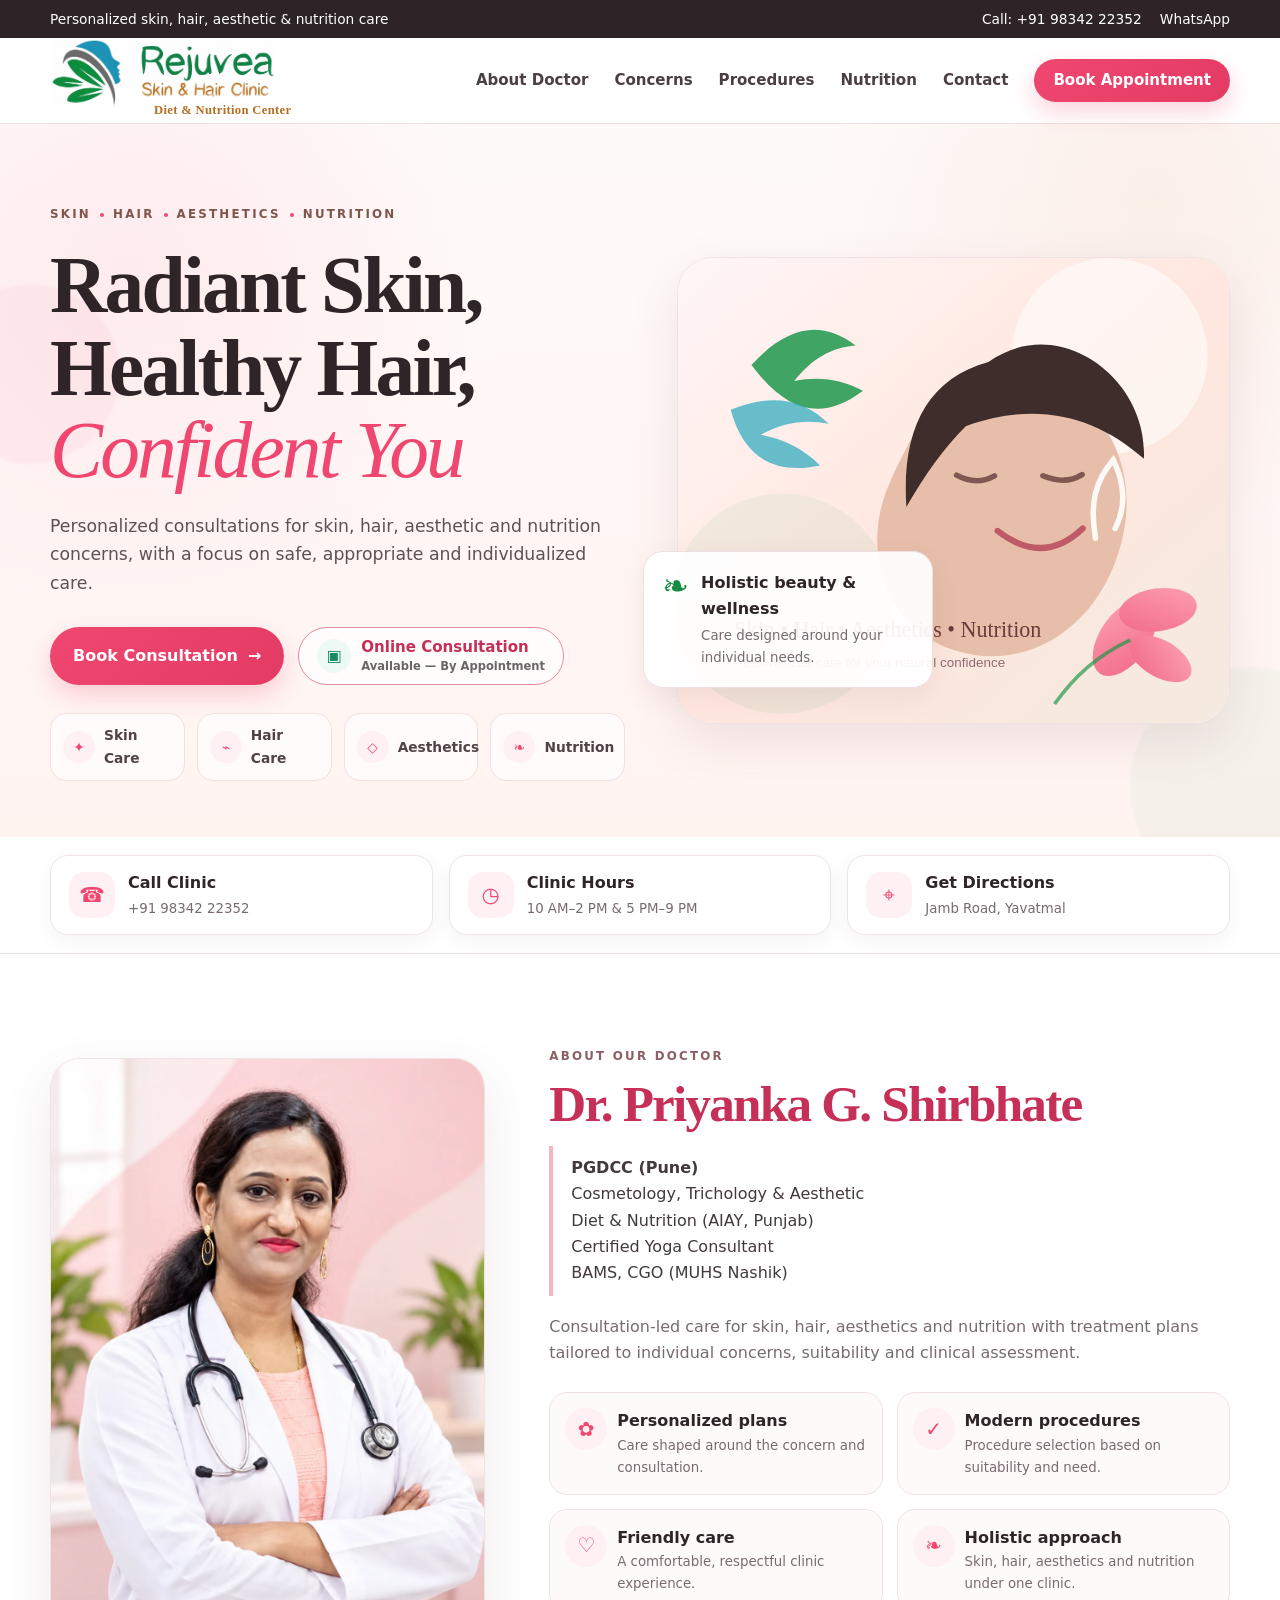
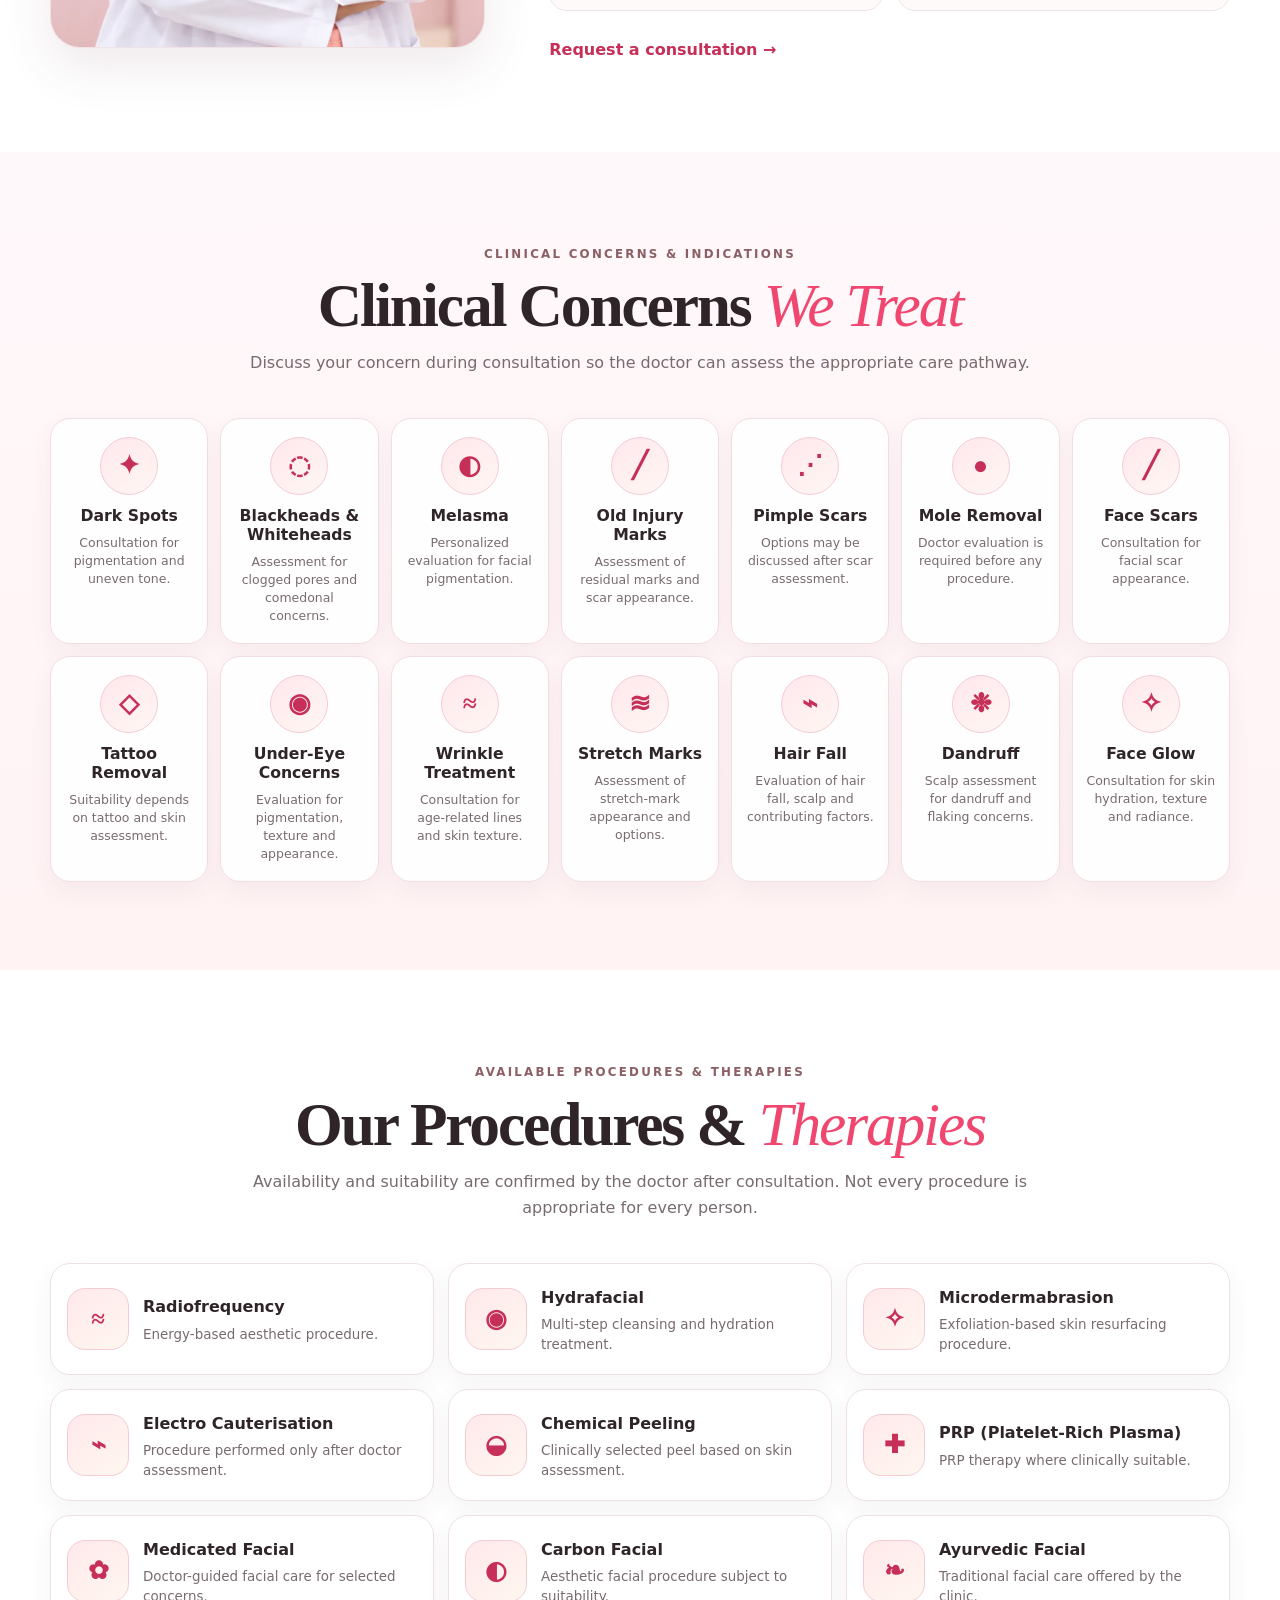
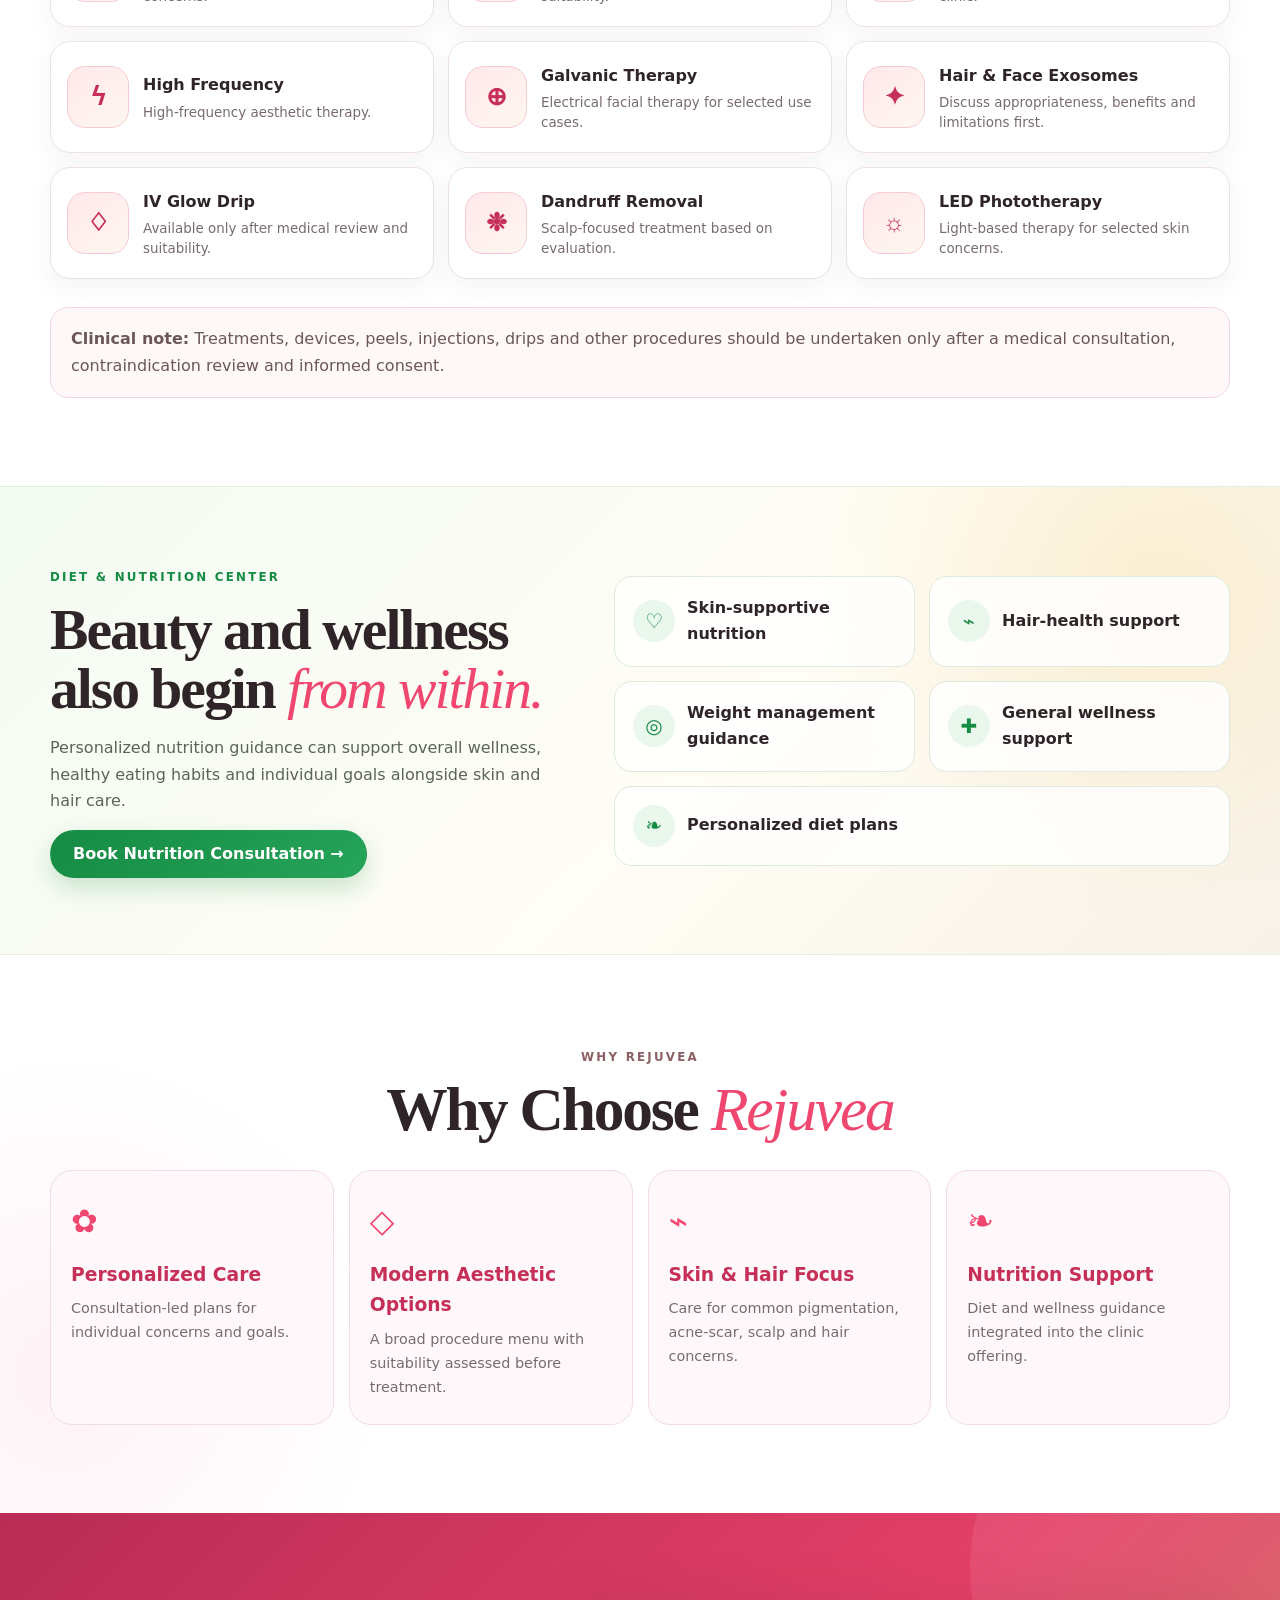
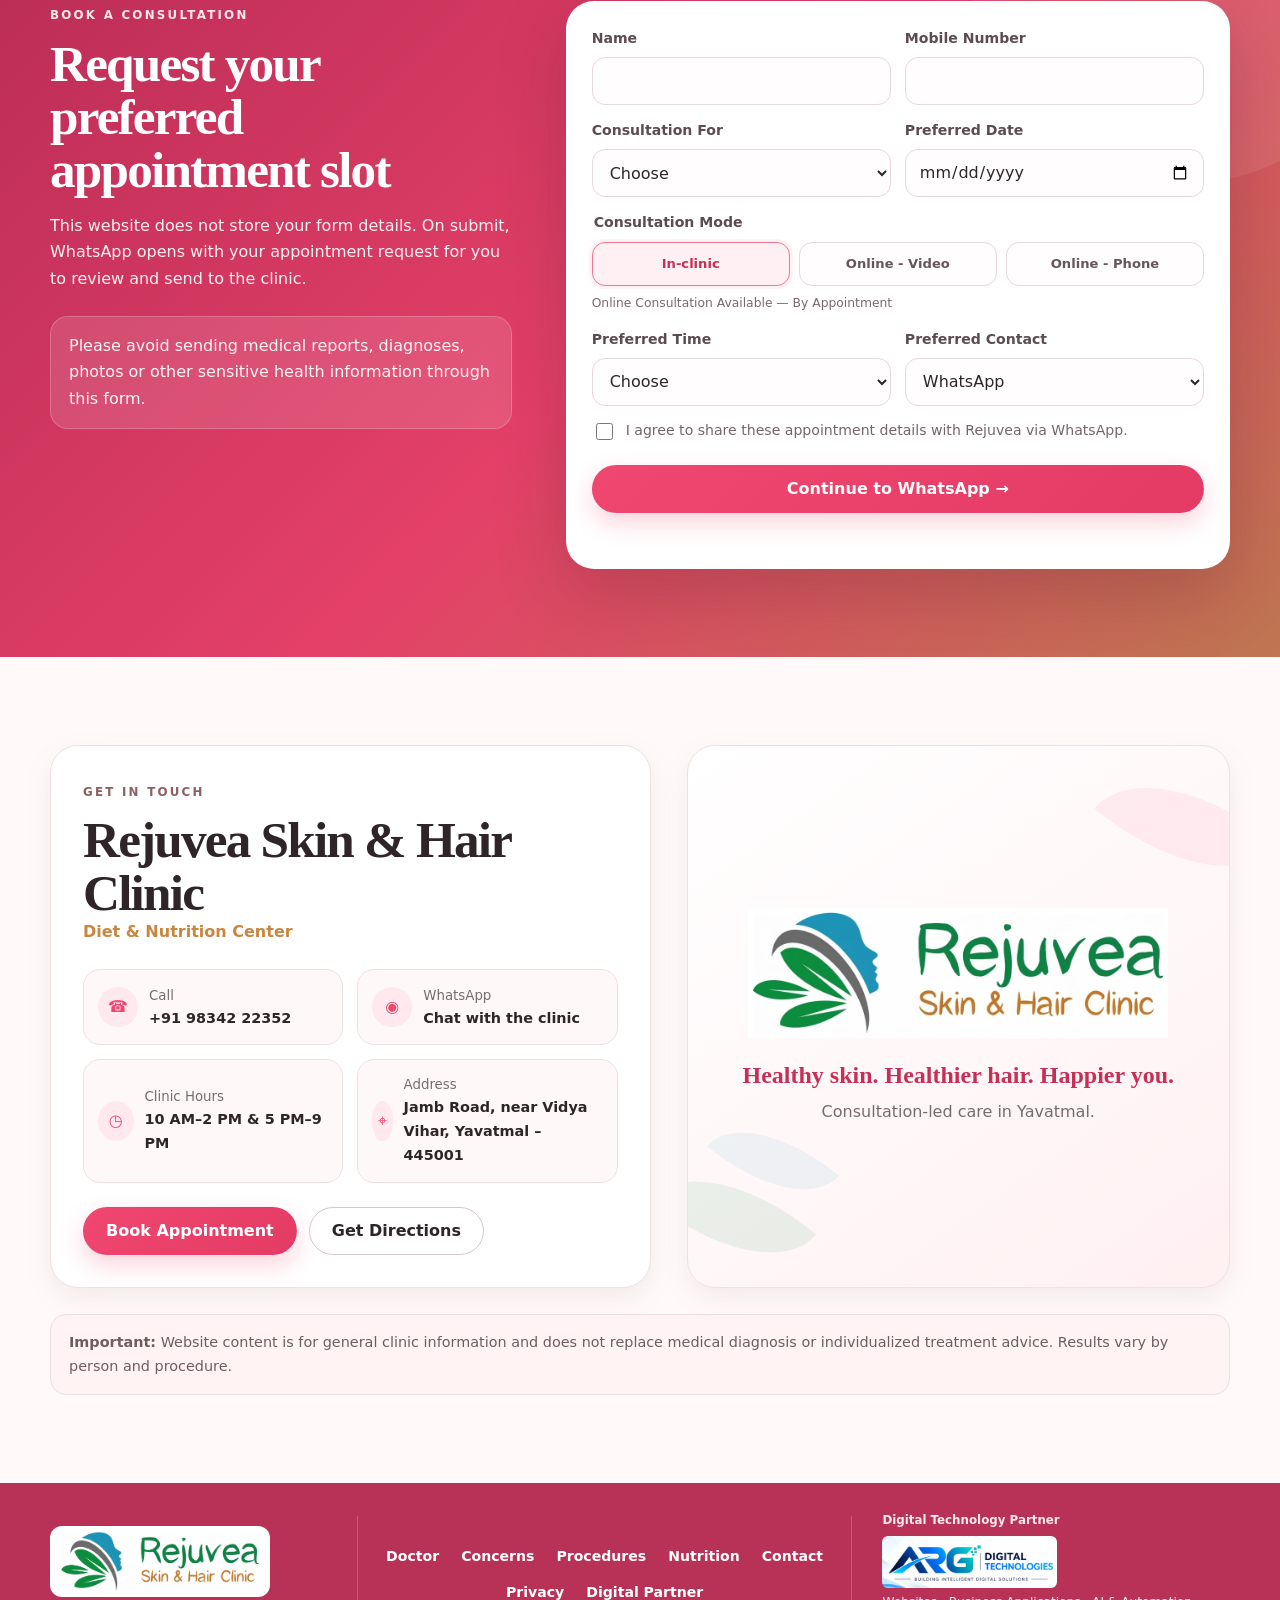
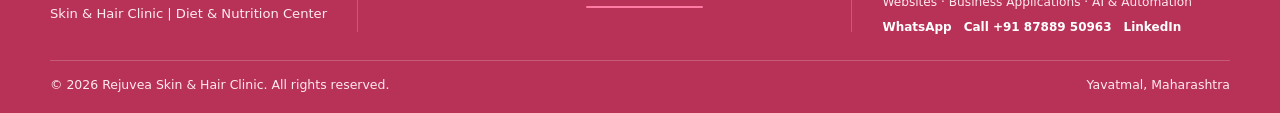
<file: index.html>
<!doctype html>
<html lang="en">
<head>
  <meta charset="utf-8" />
  <meta name="viewport" content="width=device-width, initial-scale=1" />
  <meta name="theme-color" content="#ef476f" />
  <meta name="description" content="Rejuvea Skin & Hair Clinic and Diet & Nutrition Center in Yavatmal. Personalized skin, hair, aesthetic and nutrition consultations with Dr. Priyanka G. Shirbhate." />
  <meta name="robots" content="index,follow,max-image-preview:large" />
  <link rel="canonical" href="https://rejuveawellness.com/" />
  <meta property="og:type" content="website" />
  <meta property="og:title" content="Rejuvea Skin & Hair Clinic | Yavatmal" />
  <meta property="og:description" content="Skin, hair, aesthetic and nutrition care with Dr. Priyanka G. Shirbhate in Yavatmal." />
  <meta property="og:url" content="https://rejuveawellness.com/" />
  <meta property="og:image" content="https://rejuveawellness.com/assets/og-image.jpg" />
  <meta property="og:locale" content="en_IN" />
  <meta name="twitter:card" content="summary_large_image" />
  <meta name="twitter:image" content="https://rejuveawellness.com/assets/og-image.jpg" />
  <title>Rejuvea Skin & Hair Clinic | Diet & Nutrition Center | Yavatmal</title>
  <link rel="icon" href="assets/favicon.png" type="image/png" />
  <link rel="stylesheet" href="styles.css" />

  <!-- Add canonical + absolute og:url/og:image after the final domain is confirmed. -->
  <script type="application/ld+json">
  {
    "@context": "https://schema.org",
    "@type": "MedicalClinic",
    "name": "Rejuvea Skin & Hair Clinic | Diet & Nutrition Center",
    "url": "https://rejuveawellness.com/",
    "image": "https://rejuveawellness.com/assets/og-image.jpg",
    "telephone": "+91-9834222352",
    "sameAs": ["https://maps.google.com/maps/search/Rejuvea%20Skin%20%26%20Hair%20Clinic/@20.37331213,78.11181876,17z?hl=en"],
    "address": {
      "@type": "PostalAddress",
      "streetAddress": "Jamb Road, near Vidya Vihar",
      "addressLocality": "Yavatmal",
      "postalCode": "445001",
      "addressRegion": "Maharashtra",
      "addressCountry": "IN"
    },
    "openingHours": ["Mo-Sa 10:00-14:00", "Mo-Sa 17:00-21:00"],
    "employee": {
      "@type": "Physician",
      "name": "Dr. Priyanka G. Shirbhate"
    }
  }
  </script>
</head>

<body>
  <a class="skip-link" href="#main">Skip to content</a>

  <div class="topbar">
    <div class="container topbar-inner">
      <span>Personalized skin, hair, aesthetic & nutrition care</span>
      <div class="topbar-actions">
        <a href="tel:+919834222352">Call: +91 98342 22352</a>
        <a href="https://wa.me/919834222352?text=Hello%20Rejuvea%2C%20I%20would%20like%20to%20book%20a%20consultation." target="_blank" rel="noopener">WhatsApp</a>
      </div>
    </div>
  </div>

  <header class="site-header" id="home">
    <div class="container nav-wrap">
      <a class="brand" href="index.html#home" aria-label="Rejuvea home">
        <img src="assets/rejuvea-logo.webp" alt="Rejuvea Skin & Hair Clinic" />
        <small>Diet &amp; Nutrition Center</small>
      </a>

      <button class="menu-btn" id="menuBtn" type="button" aria-expanded="false" aria-controls="navLinks" aria-label="Open menu">
        <span></span><span></span><span></span>
      </button>

      <nav class="nav-links" id="navLinks" aria-label="Primary navigation">
        <a href="#about">About Doctor</a>
        <a href="#concerns">Concerns</a>
        <a href="#procedures">Procedures</a>
        <a href="#nutrition">Nutrition</a>
        <a href="#contact">Contact</a>
        <a class="btn btn-small" href="#appointment">Book Appointment</a>
      </nav>
    </div>
  </header>

  <main id="main">
    <section class="hero">
      <div class="hero-glow glow-one" aria-hidden="true"></div>
      <div class="hero-glow glow-two" aria-hidden="true"></div>

      <div class="container hero-grid">
        <div class="hero-copy reveal">
          <span class="eyebrow">SKIN <i></i> HAIR <i></i> AESTHETICS <i></i> NUTRITION</span>
          <h1>Radiant Skin,<br>Healthy Hair,<br><em>Confident You</em></h1>
          <p class="hero-text">
            Personalized consultations for skin, hair, aesthetic and nutrition concerns,
            with a focus on safe, appropriate and individualized care.
          </p>

          <div class="hero-actions">
            <a class="btn" href="#appointment">Book Consultation <span>→</span></a>
            <a class="btn btn-outline online-consult-btn" href="#appointment" id="onlineConsultationHero">
              <span class="online-consult-icon" aria-hidden="true">▣</span>
              <span class="online-consult-copy">
                <strong>Online Consultation</strong>
                <small>Available — By Appointment</small>
              </span>
            </a>
          </div>

          <div class="benefit-row" aria-label="Clinic focus areas">
            <div><span class="mini-icon">✦</span><strong>Skin Care</strong></div>
            <div><span class="mini-icon">⌁</span><strong>Hair Care</strong></div>
            <div><span class="mini-icon">◇</span><strong>Aesthetics</strong></div>
            <div><span class="mini-icon">❧</span><strong>Nutrition</strong></div>
          </div>
        </div>

        <div class="hero-visual reveal">
          <img src="assets/hero-visual.svg" alt="Illustration representing skin, hair, aesthetics and nutrition care" />
          <div class="hero-note">
            <span class="leaf">❧</span>
            <div>
              <b>Holistic beauty & wellness</b>
              <small>Care designed around your individual needs.</small>
            </div>
          </div>
        </div>
      </div>
    </section>

    <section class="quick-strip" aria-label="Quick clinic information">
      <div class="container quick-grid">
        <a href="tel:+919834222352" class="quick-card">
          <span class="quick-icon">☎</span>
          <div><b>Call Clinic</b><small>+91 98342 22352</small></div>
        </a>
        <a href="#appointment" class="quick-card">
          <span class="quick-icon">◷</span>
          <div><b>Clinic Hours</b><small>10 AM–2 PM & 5 PM–9 PM</small></div>
        </a>
        <a href="https://maps.google.com/maps/search/Rejuvea%20Skin%20%26%20Hair%20Clinic/@20.37331213,78.11181876,17z?hl=en" target="_blank" rel="noopener" class="quick-card">
          <span class="quick-icon">⌖</span>
          <div><b>Get Directions</b><small>Jamb Road, Yavatmal</small></div>
        </a>
      </div>
    </section>

    <section class="section-pad" id="about">
      <div class="container about-grid">
        <div class="doctor-photo reveal">
          <img
            src="assets/dr-priyanka-shirbhate.webp"
            alt="Dr. Priyanka G. Shirbhate - Rejuvea Skin & Hair Clinic"
            class="doctor-image"
            loading="lazy"
            width="1122"
            height="1402"
          />
        </div>

        <div class="about-copy reveal">
          <span class="eyebrow dark">ABOUT OUR DOCTOR</span>
          <h2>Dr. Priyanka G. Shirbhate</h2>
          <p class="qualifications">
            <strong>PGDCC (Pune)</strong><br>
            Cosmetology, Trichology &amp; Aesthetic<br>
            Diet &amp; Nutrition (AIAY, Punjab)<br>
            Certified Yoga Consultant<br>
            BAMS, CGO (MUHS Nashik)
          </p>
          <p>
            Consultation-led care for skin, hair, aesthetics and nutrition with treatment plans
            tailored to individual concerns, suitability and clinical assessment.
          </p>

          <div class="doctor-values">
            <div><span>✿</span><b>Personalized plans</b><small>Care shaped around the concern and consultation.</small></div>
            <div><span>✓</span><b>Modern procedures</b><small>Procedure selection based on suitability and need.</small></div>
            <div><span>♡</span><b>Friendly care</b><small>A comfortable, respectful clinic experience.</small></div>
            <div><span>❧</span><b>Holistic approach</b><small>Skin, hair, aesthetics and nutrition under one clinic.</small></div>
          </div>

          <a class="text-link" href="#appointment">Request a consultation →</a>
        </div>
      </div>
    </section>

    <section class="section-pad soft-pink" id="concerns">
      <div class="container">
        <div class="section-heading reveal">
          <span class="eyebrow dark">CLINICAL CONCERNS & INDICATIONS</span>
          <h2>Clinical Concerns <em>We Treat</em></h2>
          <p>Discuss your concern during consultation so the doctor can assess the appropriate care pathway.</p>
        </div>

        <div class="concern-grid">
          <article class="concern-card reveal"><span aria-hidden="true">✦</span><h3>Dark Spots</h3><p>Consultation for pigmentation and uneven tone.</p></article>
          <article class="concern-card reveal"><span aria-hidden="true">◌</span><h3>Blackheads & Whiteheads</h3><p>Assessment for clogged pores and comedonal concerns.</p></article>
          <article class="concern-card reveal"><span aria-hidden="true">◐</span><h3>Melasma</h3><p>Personalized evaluation for facial pigmentation.</p></article>
          <article class="concern-card reveal"><span aria-hidden="true">╱</span><h3>Old Injury Marks</h3><p>Assessment of residual marks and scar appearance.</p></article>
          <article class="concern-card reveal"><span aria-hidden="true">⋰</span><h3>Pimple Scars</h3><p>Options may be discussed after scar assessment.</p></article>
          <article class="concern-card reveal"><span aria-hidden="true">●</span><h3>Mole Removal</h3><p>Doctor evaluation is required before any procedure.</p></article>
          <article class="concern-card reveal"><span aria-hidden="true">╱</span><h3>Face Scars</h3><p>Consultation for facial scar appearance.</p></article>
          <article class="concern-card reveal"><span aria-hidden="true">◇</span><h3>Tattoo Removal</h3><p>Suitability depends on tattoo and skin assessment.</p></article>
          <article class="concern-card reveal"><span aria-hidden="true">◉</span><h3>Under-Eye Concerns</h3><p>Evaluation for pigmentation, texture and appearance.</p></article>
          <article class="concern-card reveal"><span aria-hidden="true">≈</span><h3>Wrinkle Treatment</h3><p>Consultation for age-related lines and skin texture.</p></article>
          <article class="concern-card reveal"><span aria-hidden="true">≋</span><h3>Stretch Marks</h3><p>Assessment of stretch-mark appearance and options.</p></article>
          <article class="concern-card reveal"><span aria-hidden="true">⌁</span><h3>Hair Fall</h3><p>Evaluation of hair fall, scalp and contributing factors.</p></article>
          <article class="concern-card reveal"><span aria-hidden="true">❉</span><h3>Dandruff</h3><p>Scalp assessment for dandruff and flaking concerns.</p></article>
          <article class="concern-card reveal"><span aria-hidden="true">✧</span><h3>Face Glow</h3><p>Consultation for skin hydration, texture and radiance.</p></article>
        </div>
      </div>
    </section>

    <section class="section-pad" id="procedures">
      <div class="container">
        <div class="section-heading reveal">
          <span class="eyebrow dark">AVAILABLE PROCEDURES & THERAPIES</span>
          <h2>Our Procedures & <em>Therapies</em></h2>
          <p>Availability and suitability are confirmed by the doctor after consultation. Not every procedure is appropriate for every person.</p>
        </div>

        <div class="procedure-grid">
          <article class="procedure-card reveal"><span class="proc-icon" aria-hidden="true">≈</span><div><h3>Radiofrequency</h3><p>Energy-based aesthetic procedure.</p></div></article>
          <article class="procedure-card reveal"><span class="proc-icon" aria-hidden="true">◉</span><div><h3>Hydrafacial</h3><p>Multi-step cleansing and hydration treatment.</p></div></article>
          <article class="procedure-card reveal"><span class="proc-icon" aria-hidden="true">✧</span><div><h3>Microdermabrasion</h3><p>Exfoliation-based skin resurfacing procedure.</p></div></article>
          <article class="procedure-card reveal"><span class="proc-icon" aria-hidden="true">⌁</span><div><h3>Electro Cauterisation</h3><p>Procedure performed only after doctor assessment.</p></div></article>
          <article class="procedure-card reveal"><span class="proc-icon" aria-hidden="true">◒</span><div><h3>Chemical Peeling</h3><p>Clinically selected peel based on skin assessment.</p></div></article>
          <article class="procedure-card reveal"><span class="proc-icon" aria-hidden="true">✚</span><div><h3>PRP (Platelet-Rich Plasma)</h3><p>PRP therapy where clinically suitable.</p></div></article>
          <article class="procedure-card reveal"><span class="proc-icon" aria-hidden="true">✿</span><div><h3>Medicated Facial</h3><p>Doctor-guided facial care for selected concerns.</p></div></article>
          <article class="procedure-card reveal"><span class="proc-icon" aria-hidden="true">◐</span><div><h3>Carbon Facial</h3><p>Aesthetic facial procedure subject to suitability.</p></div></article>
          <article class="procedure-card reveal"><span class="proc-icon" aria-hidden="true">❧</span><div><h3>Ayurvedic Facial</h3><p>Traditional facial care offered by the clinic.</p></div></article>
          <article class="procedure-card reveal"><span class="proc-icon" aria-hidden="true">ϟ</span><div><h3>High Frequency</h3><p>High-frequency aesthetic therapy.</p></div></article>
          <article class="procedure-card reveal"><span class="proc-icon" aria-hidden="true">⊕</span><div><h3>Galvanic Therapy</h3><p>Electrical facial therapy for selected use cases.</p></div></article>
          <article class="procedure-card reveal"><span class="proc-icon" aria-hidden="true">✦</span><div><h3>Hair & Face Exosomes</h3><p>Discuss appropriateness, benefits and limitations first.</p></div></article>
          <article class="procedure-card reveal"><span class="proc-icon" aria-hidden="true">♢</span><div><h3>IV Glow Drip</h3><p>Available only after medical review and suitability.</p></div></article>
          <article class="procedure-card reveal"><span class="proc-icon" aria-hidden="true">❉</span><div><h3>Dandruff Removal</h3><p>Scalp-focused treatment based on evaluation.</p></div></article>
          <article class="procedure-card reveal"><span class="proc-icon" aria-hidden="true">☼</span><div><h3>LED Phototherapy</h3><p>Light-based therapy for selected skin concerns.</p></div></article>
        </div>

        <div class="medical-note reveal">
          <strong>Clinical note:</strong>
          Treatments, devices, peels, injections, drips and other procedures should be undertaken only after a medical consultation, contraindication review and informed consent.
        </div>
      </div>
    </section>

    <section class="nutrition-section" id="nutrition">
      <div class="container nutrition-grid">
        <div class="nutrition-copy reveal">
          <span class="eyebrow green">DIET & NUTRITION CENTER</span>
          <h2>Beauty and wellness also begin <em>from within.</em></h2>
          <p>
            Personalized nutrition guidance can support overall wellness, healthy eating habits
            and individual goals alongside skin and hair care.
          </p>
          <a class="btn green-btn" href="#appointment">Book Nutrition Consultation →</a>
        </div>

        <div class="nutrition-cards reveal">
          <div><span>♡</span><b>Skin-supportive nutrition</b></div>
          <div><span>⌁</span><b>Hair-health support</b></div>
          <div><span>◎</span><b>Weight management guidance</b></div>
          <div><span>✚</span><b>General wellness support</b></div>
          <div><span>❧</span><b>Personalized diet plans</b></div>
        </div>
      </div>
    </section>

    <section class="section-pad why-section">
      <div class="container">
        <div class="section-heading compact reveal">
          <span class="eyebrow dark">WHY REJUVEA</span>
          <h2>Why Choose <em>Rejuvea</em></h2>
        </div>
        <div class="why-grid">
          <article class="why-card reveal"><span>✿</span><h3>Personalized Care</h3><p>Consultation-led plans for individual concerns and goals.</p></article>
          <article class="why-card reveal"><span>◇</span><h3>Modern Aesthetic Options</h3><p>A broad procedure menu with suitability assessed before treatment.</p></article>
          <article class="why-card reveal"><span>⌁</span><h3>Skin & Hair Focus</h3><p>Care for common pigmentation, acne-scar, scalp and hair concerns.</p></article>
          <article class="why-card reveal"><span>❧</span><h3>Nutrition Support</h3><p>Diet and wellness guidance integrated into the clinic offering.</p></article>
        </div>
      </div>
    </section>

    <section class="appointment-section section-pad" id="appointment">
      <div class="container appointment-grid">
        <div class="appointment-copy reveal">
          <span class="eyebrow light">BOOK A CONSULTATION</span>
          <h2>Request your preferred appointment slot</h2>
          <p>
            This website does not store your form details. On submit, WhatsApp opens with your
            appointment request for you to review and send to the clinic.
          </p>
          <div class="privacy-pill">
            Please avoid sending medical reports, diagnoses, photos or other sensitive health information through this form.
          </div>
        </div>

        <form class="appointment-form reveal" id="appointmentForm" novalidate>
          <div class="field-row">
            <label>
              <span>Name</span>
              <input id="patientName" name="patientName" autocomplete="name" required />
            </label>
            <label>
              <span>Mobile Number</span>
              <input id="mobile" name="mobile" inputmode="tel" autocomplete="tel" required />
            </label>
          </div>

          <div class="field-row">
            <label>
              <span>Consultation For</span>
              <select id="service" name="service" required>
                <option value="">Choose</option>
                <option>Skin consultation</option>
                <option>Hair / scalp consultation</option>
                <option>Aesthetic procedure consultation</option>
                <option>Diet & nutrition consultation</option>
                <option>General consultation</option>
              </select>
            </label>
            <label>
              <span>Preferred Date</span>
              <input id="date" name="date" type="date" required />
            </label>
          </div>

          <fieldset class="consultation-mode-group">
            <legend>Consultation Mode</legend>
            <div class="consultation-mode-options">
              <label class="mode-option">
                <input type="radio" name="consultationMode" value="In-clinic" checked />
                <span>In-clinic</span>
              </label>
              <label class="mode-option">
                <input type="radio" name="consultationMode" value="Online - Video" />
                <span>Online - Video</span>
              </label>
              <label class="mode-option">
                <input type="radio" name="consultationMode" value="Online - Phone" />
                <span>Online - Phone</span>
              </label>
            </div>
            <small class="online-mode-note">Online Consultation Available — By Appointment</small>
          </fieldset>

          <div class="field-row">
            <label>
              <span>Preferred Time</span>
              <select id="time" name="time" required>
                <option value="">Choose</option>
                <option>10:00 AM – 12:00 PM</option>
                <option>12:00 PM – 2:00 PM</option>
                <option>5:00 PM – 7:00 PM</option>
                <option>7:00 PM – 9:00 PM</option>
              </select>
            </label>
            <label>
              <span>Preferred Contact</span>
              <select id="contactMode" name="contactMode" required>
                <option>WhatsApp</option>
                <option>Phone call</option>
              </select>
            </label>
          </div>

          <label class="consent">
            <input id="consent" type="checkbox" required />
            <span>I agree to share these appointment details with Rejuvea via WhatsApp.</span>
          </label>

          <button class="btn btn-full" type="submit">Continue to WhatsApp →</button>
          <p class="form-status" id="formStatus" role="status" aria-live="polite"></p>
        </form>
      </div>
    </section>

    <section class="section-pad contact-section" id="contact">
      <div class="container contact-grid">
        <div class="contact-card reveal">
          <span class="eyebrow dark">GET IN TOUCH</span>
          <h2>Rejuvea Skin & Hair Clinic</h2>
          <p class="contact-lead">Diet & Nutrition Center</p>

          <div class="contact-lines">
            <a href="tel:+919834222352"><span>☎</span><div><small>Call</small><b>+91 98342 22352</b></div></a>
            <a href="https://wa.me/919834222352?text=Hello%20Rejuvea%2C%20I%20would%20like%20to%20book%20a%20consultation." target="_blank" rel="noopener"><span>◉</span><div><small>WhatsApp</small><b>Chat with the clinic</b></div></a>
            <div><span>◷</span><div><small>Clinic Hours</small><b>10 AM–2 PM & 5 PM–9 PM</b></div></div>
            <div><span>⌖</span><div><small>Address</small><b>Jamb Road, near Vidya Vihar, Yavatmal – 445001</b></div></div>
          </div>

          <div class="contact-actions">
            <a class="btn" href="#appointment">Book Appointment</a>
            <a class="btn btn-outline dark" href="https://maps.google.com/maps/search/Rejuvea%20Skin%20%26%20Hair%20Clinic/@20.37331213,78.11181876,17z?hl=en" target="_blank" rel="noopener">Get Directions</a>
          </div>
        </div>

        <div class="contact-art reveal" aria-label="Rejuvea clinic branding">
          <img src="assets/rejuvea-logo.webp" alt="Rejuvea clinic logo" />
          <div class="contact-art-copy">
            <strong>Healthy skin. Healthier hair. Happier you.</strong>
            <p>Consultation-led care in Yavatmal.</p>
          </div>
          <div class="art-leaf leaf-a"></div>
          <div class="art-leaf leaf-b"></div>
          <div class="art-leaf leaf-c"></div>
        </div>
      </div>

      <div class="container disclaimer">
        <strong>Important:</strong> Website content is for general clinic information and does not replace medical diagnosis or individualized treatment advice. Results vary by person and procedure.
      </div>
    </section>
  </main>

  <footer class="site-footer option2-footer">
    <div class="container footer-option2-grid">
      <a class="footer-brand footer-brand-option2" href="index.html#home" aria-label="Back to Rejuvea home">
        <img src="assets/rejuvea-logo.webp" alt="Rejuvea Skin & Hair Clinic" />
        <p>Skin &amp; Hair Clinic | Diet &amp; Nutrition Center</p>
      </a>
      <nav class="footer-nav-option2" aria-label="Footer navigation">
        <a href="#about">Doctor</a>
        <a href="#concerns">Concerns</a>
        <a href="#procedures">Procedures</a>
        <a href="#nutrition">Nutrition</a>
        <a href="#contact">Contact</a>
        <a href="privacy.html">Privacy</a>
        <a class="digital-partner-link" href="https://www.linkedin.com/in/arg-digital-technologies-425138441/" target="_blank" rel="noopener noreferrer">Digital Partner</a>
      </nav>
      <div class="footer-partner-option2">
        <span class="partner-kicker">Digital Technology Partner</span>
        <img src="assets/arg-digital-technologies.webp" alt="ARG Digital Technologies" loading="lazy" />
        <p>Websites · Business Applications · AI &amp; Automation</p>
        <div class="partner-actions-option2" aria-label="ARG Digital Technologies contact links">
          <a href="https://wa.me/918788950963" target="_blank" rel="noopener noreferrer">WhatsApp</a>
          <a href="tel:+918788950963">Call +91 87889 50963</a>
          <a href="https://www.linkedin.com/in/arg-digital-technologies-425138441/" target="_blank" rel="noopener noreferrer">LinkedIn</a>
        </div>
      </div>
    </div>
    <div class="container footer-bottom footer-bottom-option2">
      <span>© <span id="year"></span> Rejuvea Skin &amp; Hair Clinic. All rights reserved.</span>
      <span>Yavatmal, Maharashtra</span>
    </div>
  </footer>

  <div class="mobile-actions" aria-label="Mobile quick actions">
    <a href="tel:+919834222352">Call</a>
    <a href="https://wa.me/919834222352?text=Hello%20Rejuvea%2C%20I%20would%20like%20to%20book%20a%20consultation." target="_blank" rel="noopener">WhatsApp</a>
    <a href="#appointment">Book</a>
  </div>

  <script src="script.js"></script>
</body>
</html>
</file>
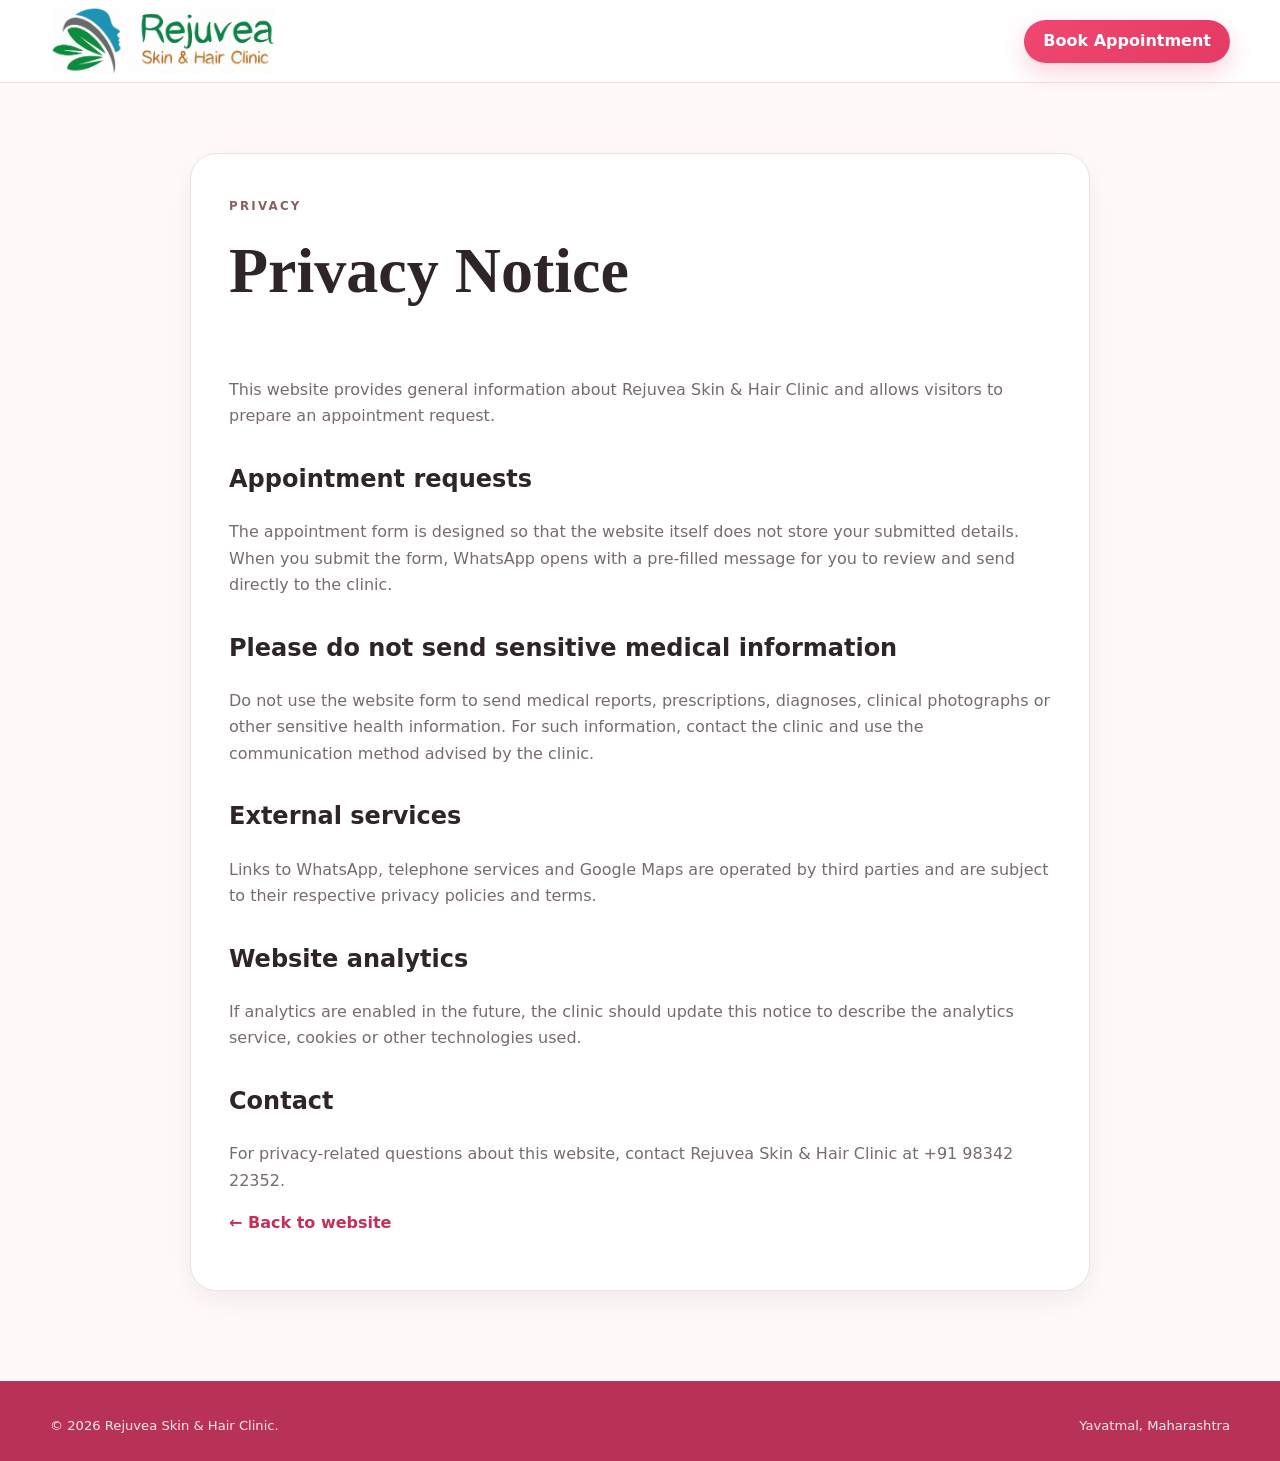
<file: privacy.html>
<!doctype html>
<html lang="en">
<head>
  <meta charset="utf-8" />
  <meta name="viewport" content="width=device-width, initial-scale=1" />
  <meta name="robots" content="index,follow" />
  <link rel="canonical" href="https://rejuveawellness.com/privacy.html" />
  <meta name="theme-color" content="#ef476f" />
  <title>Privacy | Rejuvea Skin & Hair Clinic</title>
  <link rel="icon" href="assets/favicon.png" type="image/png" />
  <link rel="stylesheet" href="styles.css" />
  <style>
    .privacy-page{padding:70px 0 90px;background:#fffaf9;min-height:70vh}
    .privacy-box{max-width:900px;margin:auto;padding:38px;border-radius:26px;background:#fff;border:1px solid #eee0e3;box-shadow:var(--shadow-sm)}
    .privacy-box h1{font-family:Georgia,serif;font-size:clamp(2.3rem,5vw,4rem);margin-top:0}
    .privacy-box h2{margin-top:30px}
    .privacy-box p,.privacy-box li{color:var(--muted)}
  </style>
</head>
<body>
  <header class="site-header">
    <div class="container nav-wrap">
      <a class="brand" href="index.html"><img src="assets/rejuvea-logo.webp" alt="Rejuvea" /></a>
      <a class="btn btn-small" href="index.html#appointment">Book Appointment</a>
    </div>
  </header>

  <main class="privacy-page">
    <div class="container">
      <article class="privacy-box">
        <span class="eyebrow dark">PRIVACY</span>
        <h1>Privacy Notice</h1>
        <p>This website provides general information about Rejuvea Skin & Hair Clinic and allows visitors to prepare an appointment request.</p>

        <h2>Appointment requests</h2>
        <p>The appointment form is designed so that the website itself does not store your submitted details. When you submit the form, WhatsApp opens with a pre-filled message for you to review and send directly to the clinic.</p>

        <h2>Please do not send sensitive medical information</h2>
        <p>Do not use the website form to send medical reports, prescriptions, diagnoses, clinical photographs or other sensitive health information. For such information, contact the clinic and use the communication method advised by the clinic.</p>

        <h2>External services</h2>
        <p>Links to WhatsApp, telephone services and Google Maps are operated by third parties and are subject to their respective privacy policies and terms.</p>

        <h2>Website analytics</h2>
        <p>If analytics are enabled in the future, the clinic should update this notice to describe the analytics service, cookies or other technologies used.</p>

        <h2>Contact</h2>
        <p>For privacy-related questions about this website, contact Rejuvea Skin & Hair Clinic at +91 98342 22352.</p>

        <p><a class="text-link" href="index.html">← Back to website</a></p>
      </article>
    </div>
  </main>

  <footer>
    <div class="container footer-bottom" style="margin-top:0;padding-top:0;border-top:0">
      <span>© <span id="year"></span> Rejuvea Skin & Hair Clinic.</span>
      <span>Yavatmal, Maharashtra</span>
    </div>
  </footer>
  <script>document.getElementById('year').textContent = new Date().getFullYear();</script>
</body>
</html>
</file>
<file: styles.css>
:root {
  --rose: #ef476f;
  --rose-dark: #c62f57;
  --rose-soft: #fff0f4;
  --blush: #ffe5e3;
  --peach: #f7d6c6;
  --cream: #fffaf7;
  --sand: #f5ede5;
  --gold: #c9863f;
  --green: #168b43;
  --green-soft: #eef8ef;
  --teal: #269bb1;
  --ink: #2f2528;
  --muted: #786b6f;
  --line: #ecdfe2;
  --white: #ffffff;
  --shadow: 0 18px 50px rgba(124, 73, 86, .12);
  --shadow-sm: 0 10px 28px rgba(124, 73, 86, .09);
  --radius: 26px;
  --radius-sm: 18px;
}

* { box-sizing: border-box; }
html { scroll-behavior: smooth; }
body {
  margin: 0;
  font-family: Inter, ui-sans-serif, system-ui, -apple-system, BlinkMacSystemFont, "Segoe UI", sans-serif;
  color: var(--ink);
  background: var(--white);
  line-height: 1.65;
}
img { max-width: 100%; display: block; }
a { color: inherit; text-decoration: none; }
button, input, select { font: inherit; }
.container { width: min(1180px, calc(100% - 36px)); margin-inline: auto; }
.section-pad { padding: 88px 0; }
.soft-pink { background: linear-gradient(180deg, #fff8fa 0%, #fff3f4 100%); }
.skip-link {
  position: fixed; left: 12px; top: -70px; z-index: 9999;
  padding: 10px 14px; background: var(--ink); color: #fff; border-radius: 8px;
}
.skip-link:focus { top: 12px; }

.topbar {
  background: #2e2427; color: #fff; font-size: .86rem;
}
.topbar-inner {
  min-height: 38px; display: flex; justify-content: space-between; align-items: center; gap: 20px;
}
.topbar-actions { display: flex; gap: 18px; }
.topbar a:hover { color: #ffd8e2; }

.site-header {
  position: sticky; top: 0; z-index: 50;
  background: rgba(255,255,255,.94);
  backdrop-filter: blur(14px);
  border-bottom: 1px solid rgba(236,223,226,.9);
}
.nav-wrap {
  min-height: 82px; display: flex; align-items: center; justify-content: space-between; gap: 28px;
}
.brand { width: 285px; flex: 0 0 auto; }
.brand img { width: 100%; max-height: 70px; object-fit: contain; object-position: left center; }
.nav-links { display: flex; align-items: center; gap: 26px; font-size: .94rem; font-weight: 700; }
.nav-links > a:not(.btn) { position: relative; padding: 30px 0; color: #4c3f43; }
.nav-links > a:not(.btn)::after {
  content: ""; position: absolute; left: 0; right: 100%; bottom: 21px; height: 2px;
  background: var(--rose); transition: .22s ease;
}
.nav-links > a:not(.btn):hover::after { right: 0; }
.menu-btn {
  display: none; width: 44px; height: 44px; border: 0; background: transparent; cursor: pointer;
}
.menu-btn span { display: block; width: 25px; height: 2px; margin: 5px auto; background: var(--ink); transition: .2s; }

.btn {
  display: inline-flex; align-items: center; justify-content: center; gap: 10px;
  min-height: 48px; padding: 0 22px; border-radius: 999px;
  background: linear-gradient(135deg, var(--rose), #e33b64);
  color: #fff; border: 1px solid transparent; font-weight: 800;
  box-shadow: 0 10px 24px rgba(239,71,111,.24);
  transition: transform .2s ease, box-shadow .2s ease, background .2s ease;
}
.btn:hover { transform: translateY(-2px); box-shadow: 0 14px 32px rgba(239,71,111,.3); }
.btn-small { min-height: 43px; padding: 0 18px; }
.btn-outline { background: rgba(255,255,255,.72); color: var(--rose-dark); border-color: #ef9db1; box-shadow: none; }
.btn-outline:hover { background: #fff; }
.btn-outline.dark { color: var(--ink); border-color: #d6c8ca; }
.btn-full { width: 100%; }
.green-btn { background: linear-gradient(135deg, #168b43, #25a45a); box-shadow: 0 10px 24px rgba(22,139,67,.22); }

.hero {
  position: relative; overflow: hidden;
  background:
    radial-gradient(circle at 10% 20%, rgba(239,71,111,.08), transparent 28%),
    radial-gradient(circle at 90% 10%, rgba(201,134,63,.09), transparent 26%),
    linear-gradient(180deg, #fffafa 0%, #fff4f0 100%);
  padding: 76px 0 56px;
}
.hero-grid { display: grid; grid-template-columns: 1.02fr .98fr; gap: 52px; align-items: center; }
.hero-copy { position: relative; z-index: 2; }
.eyebrow {
  display: inline-flex; align-items: center; flex-wrap: wrap; gap: 9px;
  color: #7e554b; letter-spacing: .19em; font-size: .74rem; font-weight: 900;
}
.eyebrow i { width: 4px; height: 4px; background: var(--rose); border-radius: 50%; }
.eyebrow.dark { color: #8b5f63; }
.eyebrow.green { color: var(--green); }
.eyebrow.light { color: #ffe7ec; }
.hero h1, .section-heading h2, .about-copy h2, .nutrition-copy h2, .contact-card h2, .appointment-copy h2 {
  font-family: Georgia, "Times New Roman", serif;
  letter-spacing: -.035em; line-height: 1.04;
}
.hero h1 { margin: 18px 0 20px; font-size: clamp(3rem, 6.2vw, 5.75rem); font-weight: 600; }
.hero h1 em, .section-heading h2 em, .nutrition-copy h2 em {
  color: var(--rose); font-weight: 500; font-style: italic;
}
.hero-text { max-width: 660px; color: #5e5155; font-size: 1.08rem; }
.hero-actions { display: flex; flex-wrap: wrap; gap: 14px; margin: 30px 0 28px; }
.benefit-row {
  display: grid; grid-template-columns: repeat(4, minmax(0, 1fr)); gap: 12px; max-width: 680px;
}
.benefit-row > div {
  display: flex; align-items: center; gap: 9px; padding: 10px 12px;
  border-radius: 16px; background: rgba(255,255,255,.68); border: 1px solid #f2dfe2;
  color: #504246; font-size: .86rem;
}
.mini-icon {
  width: 32px; height: 32px; flex: 0 0 auto; display: grid; place-items: center;
  border-radius: 50%; background: var(--rose-soft); color: var(--rose);
}
.hero-visual { position: relative; }
.hero-visual > img {
  border-radius: 36px; box-shadow: var(--shadow);
  width: 100%; border: 1px solid #f2e1e2; background: #fff;
}
.hero-note {
  position: absolute; left: -34px; bottom: 36px; width: 290px;
  display: flex; gap: 12px; align-items: flex-start; padding: 18px;
  border-radius: 20px; background: rgba(255,255,255,.93); box-shadow: var(--shadow-sm);
  border: 1px solid #f0dfe0;
}
.hero-note .leaf { color: var(--green); font-size: 2rem; line-height: 1; }
.hero-note b { display: block; }
.hero-note small { color: var(--muted); display: block; margin-top: 2px; }
.hero-glow { position: absolute; border-radius: 50%; filter: blur(1px); opacity: .6; }
.glow-one { width: 180px; height: 180px; background: rgba(239,71,111,.08); left: -60px; top: 160px; }
.glow-two { width: 240px; height: 240px; background: rgba(22,139,67,.06); right: -90px; bottom: -70px; }

.quick-strip { padding: 18px 0; background: #fff; border-bottom: 1px solid var(--line); }
.quick-grid { display: grid; grid-template-columns: repeat(3, 1fr); gap: 16px; }
.quick-card {
  display: flex; gap: 13px; align-items: center; min-height: 78px; padding: 14px 18px;
  border-radius: 18px; border: 1px solid #f0e3e5; background: #fff; box-shadow: 0 6px 20px rgba(68,48,55,.05);
}
.quick-card:hover { border-color: #eeb5c1; }
.quick-icon {
  width: 46px; height: 46px; display: grid; place-items: center; flex: 0 0 auto;
  border-radius: 15px; background: var(--rose-soft); color: var(--rose); font-size: 1.3rem;
}
.quick-card b, .quick-card small { display: block; }
.quick-card small { color: var(--muted); margin-top: 2px; }

.about-grid { display: grid; grid-template-columns: .78fr 1.22fr; gap: 64px; align-items: center; }
.doctor-photo { position: relative; }
.doctor-photo img { width: 100%; border-radius: 30px; box-shadow: var(--shadow); border: 1px solid #f1e2e4; }
.photo-badge {
  position: absolute; left: 22px; right: 22px; bottom: 22px;
  padding: 12px 16px; border-radius: 16px; text-align: center;
  background: rgba(255,255,255,.9); color: #7f666c; font-weight: 800; font-size: .9rem;
  border: 1px dashed #e4b8c1;
}
.about-copy h2 { font-size: clamp(2.4rem, 4vw, 4rem); margin: 8px 0 16px; color: var(--rose-dark); }
.qualifications {
  border-left: 4px solid #f4b4c2; padding: 9px 0 9px 18px; color: #43393c; margin: 0 0 18px;
}
.about-copy > p:not(.qualifications) { color: var(--muted); max-width: 780px; }
.doctor-values { display: grid; grid-template-columns: repeat(2, 1fr); gap: 14px; margin: 26px 0; }
.doctor-values > div {
  display: grid; grid-template-columns: 42px 1fr; column-gap: 10px;
  padding: 15px; border: 1px solid #f0e2e4; border-radius: 18px; background: #fffafa;
}
.doctor-values span { grid-row: span 2; width: 42px; height: 42px; display: grid; place-items: center; border-radius: 50%; background: #fff0f3; color: var(--rose); font-size: 1.25rem; }
.doctor-values b { align-self: end; }
.doctor-values small { color: var(--muted); }
.text-link { color: var(--rose-dark); font-weight: 900; }

.section-heading { max-width: 850px; margin: 0 auto 42px; text-align: center; }
.section-heading.compact { margin-bottom: 28px; }
.section-heading h2 { font-size: clamp(2.3rem, 4.8vw, 4.2rem); margin: 8px 0 12px; }
.section-heading p { color: var(--muted); margin: 0; }

.concern-grid {
  display: grid; grid-template-columns: repeat(7, minmax(0, 1fr)); gap: 12px;
}
.concern-card {
  min-height: 185px; padding: 18px 13px; text-align: center;
  border-radius: 20px; background: rgba(255,255,255,.9); border: 1px solid #f1dde2;
  box-shadow: 0 10px 24px rgba(111,69,79,.06);
}
.concern-card > span {
  width: 58px; height: 58px; margin: 0 auto 12px; display: grid; place-items: center;
  border-radius: 50%; background: linear-gradient(145deg, #ffe7ec, #fff7f3);
  border: 1px solid #f3cbd5; color: var(--rose-dark); font-family: Georgia, serif; font-weight: 800;
}
.concern-card h3 { font-size: .98rem; line-height: 1.2; margin: 0 0 8px; }
.concern-card p { font-size: .78rem; color: var(--muted); line-height: 1.45; margin: 0; }

.procedure-grid {
  display: grid; grid-template-columns: repeat(3, 1fr); gap: 14px;
}
.procedure-card {
  display: flex; gap: 14px; align-items: center; min-height: 112px;
  padding: 16px; border: 1px solid #eee1e4; border-radius: 20px; background: #fff;
  box-shadow: 0 9px 26px rgba(82,50,58,.055);
}
.proc-icon {
  width: 62px; height: 62px; flex: 0 0 auto; display: grid; place-items: center;
  border-radius: 18px; background: linear-gradient(145deg, #ffe8eb, #fff7f0);
  color: var(--rose-dark); border: 1px solid #f4cbd3; font-weight: 900; font-size: .86rem;
}
.procedure-card h3 { margin: 0 0 4px; font-size: 1rem; }
.procedure-card p { margin: 0; color: var(--muted); font-size: .84rem; line-height: 1.45; }
.medical-note {
  margin-top: 28px; padding: 18px 20px; border-radius: 18px;
  border: 1px solid #efd7dc; background: #fff8f8; color: #6b565b;
}

.nutrition-section {
  padding: 76px 0;
  background:
    radial-gradient(circle at 90% 20%, rgba(245,183,66,.18), transparent 28%),
    linear-gradient(135deg, #f3fbf3 0%, #fffdf5 56%, #f8f2e8 100%);
  border-top: 1px solid #e3efe1; border-bottom: 1px solid #e5eee1;
}
.nutrition-grid { display: grid; grid-template-columns: .9fr 1.1fr; gap: 60px; align-items: center; }
.nutrition-copy h2 { font-size: clamp(2.4rem, 4.5vw, 4rem); margin: 10px 0 14px; }
.nutrition-copy p { color: #59645a; max-width: 620px; }
.nutrition-cards { display: grid; grid-template-columns: repeat(2, 1fr); gap: 14px; }
.nutrition-cards > div {
  display: flex; gap: 12px; align-items: center; padding: 18px; border-radius: 18px;
  background: rgba(255,255,255,.85); border: 1px solid #dcebdc;
}
.nutrition-cards span {
  width: 42px; height: 42px; flex: 0 0 auto; display: grid; place-items: center; border-radius: 50%;
  background: #eaf7ed; color: var(--green); font-size: 1.25rem;
}
.nutrition-cards > div:last-child { grid-column: 1 / -1; }

.why-section {
  background:
    radial-gradient(circle at 5% 75%, rgba(239,71,111,.07), transparent 25%),
    #fff;
}
.why-grid { display: grid; grid-template-columns: repeat(4, 1fr); gap: 15px; }
.why-card {
  padding: 24px 20px; border-radius: 22px; background: #fff8fa; border: 1px solid #f1dde2;
}
.why-card > span { font-size: 2rem; color: var(--rose); }
.why-card h3 { margin: 12px 0 7px; color: var(--rose-dark); }
.why-card p { margin: 0; color: var(--muted); font-size: .9rem; }

.appointment-section {
  position: relative; overflow: hidden; color: #fff;
  background: linear-gradient(135deg, #b92c55 0%, #e44068 52%, #bf7651 100%);
}
.appointment-section::after {
  content: ""; position: absolute; width: 430px; height: 430px; border-radius: 50%;
  right: -120px; top: -160px; background: rgba(255,255,255,.08);
}
.appointment-grid { position: relative; z-index: 2; display: grid; grid-template-columns: .82fr 1.18fr; gap: 54px; align-items: start; }
.appointment-copy h2 { font-size: clamp(2.35rem, 4vw, 4rem); margin: 10px 0 16px; }
.appointment-copy p { color: #ffeef2; }
.privacy-pill {
  margin-top: 24px; padding: 16px 18px; border-radius: 18px;
  background: rgba(255,255,255,.12); border: 1px solid rgba(255,255,255,.2); color: #fff4f6;
}
.appointment-form {
  padding: 26px; border-radius: 28px; background: #fff; color: var(--ink); box-shadow: 0 24px 70px rgba(74,25,39,.24);
}
.field-row { display: grid; grid-template-columns: repeat(2, 1fr); gap: 14px; margin-bottom: 14px; }
.appointment-form label > span { display: block; margin: 0 0 7px; color: #5c4b50; font-weight: 800; font-size: .88rem; }
.appointment-form input, .appointment-form select {
  width: 100%; min-height: 48px; padding: 0 13px; border-radius: 13px;
  border: 1px solid #e6d8dc; background: #fffdfd; color: var(--ink); outline: 0;
}
.appointment-form input:focus, .appointment-form select:focus {
  border-color: #e6859d; box-shadow: 0 0 0 4px rgba(239,71,111,.08);
}
.consent { display: flex; gap: 10px; align-items: flex-start; margin: 8px 0 18px; }
.consent input { width: 17px; min-height: 17px; margin-top: 3px; }
.consent span { font-weight: 500 !important; color: #756469 !important; line-height: 1.45; }
.form-status { min-height: 20px; margin: 10px 0 0; color: var(--rose-dark); font-size: .88rem; }

.contact-section { background: #fffaf9; }
.contact-grid { display: grid; grid-template-columns: 1.05fr .95fr; gap: 36px; align-items: stretch; }
.contact-card, .contact-art {
  border-radius: 28px; border: 1px solid #eee0e3; background: #fff; padding: 32px; box-shadow: var(--shadow-sm);
}
.contact-card h2 { font-size: clamp(2.3rem, 4vw, 3.7rem); margin: 8px 0 0; }
.contact-lead { margin: 0 0 24px; color: var(--gold); font-weight: 800; }
.contact-lines { display: grid; grid-template-columns: repeat(2, 1fr); gap: 14px; }
.contact-lines > a, .contact-lines > div {
  display: flex; align-items: center; gap: 11px; min-height: 76px; padding: 14px;
  border-radius: 17px; background: #fff8f8; border: 1px solid #f0e0e3;
}
.contact-lines > * > span {
  width: 40px; height: 40px; display: grid; place-items: center; border-radius: 50%; background: #ffe9ee; color: var(--rose);
}
.contact-lines small, .contact-lines b { display: block; }
.contact-lines small { color: var(--muted); }
.contact-lines b { font-size: .9rem; }
.contact-actions { display: flex; flex-wrap: wrap; gap: 12px; margin-top: 24px; }
.contact-art {
  position: relative; overflow: hidden; min-height: 390px;
  display: flex; flex-direction: column; justify-content: center; align-items: center;
  background: linear-gradient(145deg, #fff, #fff0f2);
}
.contact-art img { width: min(420px, 90%); position: relative; z-index: 2; }
.contact-art-copy { position: relative; z-index: 2; text-align: center; margin-top: 18px; }
.contact-art-copy strong { color: var(--rose-dark); font-family: Georgia, serif; font-size: 1.5rem; }
.contact-art-copy p { margin: 3px 0 0; color: var(--muted); }
.art-leaf { position: absolute; border-radius: 100% 0 100% 0; transform: rotate(40deg); }
.leaf-a { width: 150px; height: 80px; background: rgba(22,139,67,.09); left: -30px; bottom: 30px; }
.leaf-b { width: 120px; height: 62px; background: rgba(38,155,177,.08); left: 25px; bottom: 95px; }
.leaf-c { width: 165px; height: 90px; background: rgba(239,71,111,.08); right: -40px; top: 36px; }
.disclaimer {
  margin-top: 26px; padding: 16px 18px; border-radius: 16px; background: #fff3f4; border: 1px solid #efdee2; color: #6f5c61; font-size: .9rem;
}

footer { background: #b83258; color: #fff; padding: 34px 0 24px; }
.footer-grid { display: flex; align-items: center; justify-content: space-between; gap: 30px; }
.footer-brand img {
  width: 255px; background: #fff; border-radius: 14px; padding: 4px 10px; margin-bottom: 8px;
}
.footer-brand p { margin: 0; color: #ffe7ee; font-size: .88rem; }
.footer-links { display: flex; flex-wrap: wrap; gap: 18px; font-size: .9rem; }
.footer-links a:hover { text-decoration: underline; }
.footer-bottom {
  display: flex; justify-content: space-between; gap: 20px; margin-top: 24px; padding-top: 20px;
  border-top: 1px solid rgba(255,255,255,.22); color: #ffe9ef; font-size: .82rem;
}

.mobile-actions { display: none; }

.reveal {
  opacity: 0; transform: translateY(16px);
  transition: opacity .6s ease, transform .6s ease;
}
.reveal.visible { opacity: 1; transform: none; }

@media (max-width: 1100px) {
  .nav-links { gap: 17px; }
  .concern-grid { grid-template-columns: repeat(4, 1fr); }
  .procedure-grid { grid-template-columns: repeat(2, 1fr); }
  .why-grid { grid-template-columns: repeat(2, 1fr); }
}

@media (max-width: 880px) {
  body { padding-bottom: 62px; }
  .topbar-inner > span { display: none; }
  .topbar-inner { justify-content: flex-end; }
  .brand { width: 235px; }
  .menu-btn { display: block; }
  .nav-links {
    position: absolute; top: 82px; left: 18px; right: 18px;
    display: none; flex-direction: column; align-items: stretch; gap: 0;
    padding: 12px; border-radius: 18px; background: #fff; border: 1px solid var(--line); box-shadow: var(--shadow);
  }
  .nav-links.open { display: flex; }
  .nav-links > a:not(.btn) { padding: 13px 10px; }
  .nav-links > a:not(.btn)::after { display: none; }
  .nav-links .btn { margin-top: 7px; }

  .hero { padding-top: 54px; }
  .hero-grid, .about-grid, .nutrition-grid, .appointment-grid, .contact-grid { grid-template-columns: 1fr; }
  .hero-visual { max-width: 680px; margin: 0 auto; }
  .hero-note { left: 16px; bottom: 18px; }
  .quick-grid { grid-template-columns: 1fr; }
  .benefit-row { grid-template-columns: repeat(2, 1fr); }
  .about-grid { gap: 36px; }
  .doctor-photo { max-width: 520px; margin: 0 auto; }
  .concern-grid { grid-template-columns: repeat(3, 1fr); }
  .nutrition-grid { gap: 30px; }
  .appointment-grid { gap: 30px; }
  .contact-art { min-height: 330px; }

  .mobile-actions {
    position: fixed; z-index: 80; left: 0; right: 0; bottom: 0;
    display: grid; grid-template-columns: repeat(3, 1fr);
    background: #fff; border-top: 1px solid #e9dadd; box-shadow: 0 -8px 28px rgba(76,43,52,.12);
  }
  .mobile-actions a { padding: 12px 8px; text-align: center; font-weight: 900; font-size: .88rem; color: var(--rose-dark); }
  .mobile-actions a:nth-child(2) { background: #168b43; color: #fff; }
  .mobile-actions a:nth-child(3) { background: var(--rose); color: #fff; }
}

@media (max-width: 620px) {
  .container { width: min(100% - 24px, 1180px); }
  .section-pad { padding: 64px 0; }
  .topbar-actions { gap: 12px; font-size: .79rem; }
  .brand { width: 205px; }
  .nav-wrap { min-height: 74px; }
  .nav-links { top: 74px; }
  .hero { padding: 44px 0 38px; }
  .hero h1 { font-size: clamp(2.7rem, 14vw, 4.1rem); }
  .hero-text { font-size: 1rem; }
  .hero-actions { align-items: stretch; }
  .hero-actions .btn { width: 100%; }
  .benefit-row { grid-template-columns: 1fr 1fr; }
  .hero-note { position: static; width: auto; margin: -8px 12px 0; }
  .doctor-values, .nutrition-cards, .field-row, .contact-lines { grid-template-columns: 1fr; }
  .concern-grid { grid-template-columns: repeat(2, 1fr); }
  .concern-card { min-height: 170px; }
  .procedure-grid { grid-template-columns: 1fr; }
  .why-grid { grid-template-columns: 1fr; }
  .appointment-form, .contact-card, .contact-art { padding: 22px; border-radius: 22px; }
  .footer-grid, .footer-bottom { flex-direction: column; align-items: flex-start; }
  .footer-links { gap: 12px; }
}


/* V2 refinements */
.brand {
  display: grid;
  grid-template-rows: auto auto;
  align-items: center;
  gap: 0;
}
.brand small {
  color: #b66e22;
  font-family: Georgia, "Times New Roman", serif;
  font-size: .79rem;
  font-weight: 700;
  letter-spacing: .025em;
  margin: -8px 0 2px 104px;
  white-space: nowrap;
}
.doctor-placeholder {
  min-height: 590px;
  border-radius: 30px;
  border: 2px dashed #e5b9c4;
  background:
    radial-gradient(circle at 78% 18%, rgba(239,71,111,.09), transparent 25%),
    radial-gradient(circle at 18% 82%, rgba(22,139,67,.07), transparent 25%),
    linear-gradient(145deg,#fff9fa,#fff0f2 60%,#f8f2e8);
  box-shadow: var(--shadow);
  display: flex;
  flex-direction: column;
  justify-content: center;
  align-items: center;
  text-align: center;
  padding: 36px;
  color: #8a6770;
  position: relative;
  overflow: hidden;
}
.doctor-placeholder::before,
.doctor-placeholder::after {
  content: "";
  position: absolute;
  width: 180px;
  height: 80px;
  border-radius: 100% 0 100% 0;
  transform: rotate(35deg);
  background: rgba(22,139,67,.07);
}
.doctor-placeholder::before { left: -50px; bottom: 50px; }
.doctor-placeholder::after { right: -50px; top: 50px; background: rgba(239,71,111,.07); }
.placeholder-icon {
  width: 112px;
  height: 112px;
  border-radius: 50%;
  display: grid;
  place-items: center;
  background: #fff;
  border: 1px solid #ecdce0;
  box-shadow: 0 12px 32px rgba(111,69,79,.10);
  color: var(--rose);
  font-family: Georgia, serif;
  font-size: 3.8rem;
  line-height: 1;
  margin-bottom: 20px;
  position: relative;
  z-index: 2;
}
.placeholder-flower {
  color: rgba(239,71,111,.22);
  font-size: 3rem;
  position: absolute;
  top: 60px;
  left: 58px;
}
.doctor-placeholder strong {
  color: var(--rose-dark);
  font-family: Georgia, "Times New Roman", serif;
  font-size: 1.7rem;
  position: relative;
  z-index: 2;
}
.doctor-placeholder span {
  display: block;
  margin-top: 6px;
  color: var(--muted);
  position: relative;
  z-index: 2;
}
.concern-card > span {
  font-size: 1.6rem;
  font-family: Georgia, serif;
}
.proc-icon {
  font-size: 1.55rem;
  font-family: Georgia, serif;
}
@media (max-width: 880px) {
  .brand small { margin-left: 84px; font-size: .7rem; }
}
@media (max-width: 620px) {
  .brand small { margin-left: 73px; font-size: .64rem; }
  .doctor-placeholder { min-height: 430px; }
}


/* V3 mobile-navigation refinements */
body.menu-open {
  overflow-x: hidden;
}
.menu-btn.active span:nth-child(1) {
  transform: translateY(7px) rotate(45deg);
}
.menu-btn.active span:nth-child(2) {
  opacity: 0;
}
.menu-btn.active span:nth-child(3) {
  transform: translateY(-7px) rotate(-45deg);
}
.menu-btn span {
  transform-origin: center;
}
@media (max-width: 880px) {
  .nav-links.open {
    animation: menuDrop .18s ease-out;
  }
}
@keyframes menuDrop {
  from { opacity: 0; transform: translateY(-8px); }
  to { opacity: 1; transform: translateY(0); }
}
.footer-brand {
  display: block;
}


/* Doctor profile photo */
.doctor-image {
  width: 100%;
  height: 590px;
  object-fit: cover;
  object-position: center top;
  border-radius: 30px;
  box-shadow: var(--shadow);
  border: 1px solid #f1e2e4;
  background: #fff7f8;
}

@media (max-width: 620px) {
  .doctor-image {
    height: 430px;
  }
}


/* Footer Option 2 — compact, verified */
.option2-footer {
  background: #b83258;
  color: #fff;
  padding: 28px 0 18px;
}

.footer-option2-grid {
  display: grid;
  grid-template-columns: 26% 42% 32%;
  align-items: center;
  gap: 0;
}

.footer-brand-option2 {
  display: block;
  padding-right: 28px;
  min-width: 0;
}

.footer-brand-option2 img {
  display: block;
  width: 220px;
  max-width: 100%;
  height: auto;
  background: #fff;
  border-radius: 12px;
  padding: 4px 9px;
  margin: 0 0 8px;
}

.footer-brand-option2 p {
  margin: 0;
  color: #ffeaf0;
  font-size: .82rem;
  line-height: 1.4;
}

.footer-nav-option2 {
  min-height: 116px;
  display: flex;
  flex-wrap: wrap;
  justify-content: center;
  align-content: center;
  align-items: center;
  gap: 12px 22px;
  padding: 8px 28px;
  border-left: 1px solid rgba(255,255,255,.2);
  border-right: 1px solid rgba(255,255,255,.2);
}

.footer-nav-option2 a {
  position: relative;
  color: #fff;
  font-size: .88rem;
  font-weight: 600;
  line-height: 1.2;
  padding: 4px 0;
  text-decoration: none;
  white-space: nowrap;
}

.footer-nav-option2 a:hover,
.footer-nav-option2 a:focus-visible {
  color: #ffe0e9;
}

.footer-nav-option2 .digital-partner-link {
  font-weight: 800;
}

.footer-nav-option2 .digital-partner-link::after {
  content: "";
  position: absolute;
  left: 0;
  right: 0;
  bottom: -3px;
  height: 2px;
  border-radius: 2px;
  background: #ff7ba3;
}

.footer-partner-option2 {
  padding-left: 30px;
  min-width: 0;
}

.partner-kicker {
  display: block;
  margin-bottom: 5px;
  color: #ffe7ee;
  font-size: .74rem;
  font-weight: 700;
}

.footer-partner-option2 img {
  display: block;
  width: 175px;
  max-width: 100%;
  height: auto;
  margin: 0 0 6px;
  border-radius: 6px;
}

.footer-partner-option2 p {
  margin: 0 0 7px;
  color: #ffe7ee;
  font-size: .76rem;
  line-height: 1.4;
}

.partner-actions-option2 {
  display: flex;
  flex-wrap: wrap;
  gap: 5px 12px;
  align-items: center;
}

.partner-actions-option2 a {
  color: #fff;
  font-size: .75rem;
  font-weight: 800;
  text-decoration: none;
  white-space: nowrap;
}

.partner-actions-option2 a:hover,
.partner-actions-option2 a:focus-visible {
  text-decoration: underline;
}

.footer-bottom-option2 {
  display: flex;
  justify-content: space-between;
  gap: 20px;
  margin-top: 22px;
  padding-top: 14px;
  border-top: 1px solid rgba(255,255,255,.2);
  color: #ffe9ef;
  font-size: .78rem;
}

@media (max-width: 1050px) {
  .footer-option2-grid {
    grid-template-columns: 34% 66%;
  }
  .footer-nav-option2 {
    border-right: 0;
  }
  .footer-partner-option2 {
    grid-column: 1 / -1;
    margin-top: 18px;
    padding: 14px 0 0;
    border-top: 1px solid rgba(255,255,255,.16);
    display: flex;
    flex-wrap: wrap;
    gap: 8px 18px;
    align-items: center;
  }
  .footer-partner-option2 .partner-kicker { width: 100%; margin: 0; }
  .footer-partner-option2 img { width: 160px; margin: 0; }
  .footer-partner-option2 p { margin: 0; }
  .partner-actions-option2 { margin-left: auto; }
}

@media (max-width: 760px) {
  .option2-footer { padding: 24px 0 78px; }
  .footer-option2-grid { grid-template-columns: 1fr; text-align: center; }
  .footer-brand-option2 { padding: 0; }
  .footer-brand-option2 img { width: 205px; margin: 0 auto 8px; }
  .footer-nav-option2 {
    min-height: 0;
    margin: 18px 0;
    padding: 14px 0;
    border-left: 0;
    border-right: 0;
    border-top: 1px solid rgba(255,255,255,.18);
    border-bottom: 1px solid rgba(255,255,255,.18);
    gap: 9px 16px;
  }
  .footer-partner-option2 {
    display: block;
    margin-top: 0;
    padding: 0;
    border-top: 0;
    text-align: center;
  }
  .footer-partner-option2 img { width: 160px; margin: 5px auto 6px; }
  .footer-partner-option2 p { margin: 0 0 7px; }
  .partner-actions-option2 { justify-content: center; margin: 0; }
  .footer-bottom-option2 {
    flex-direction: column;
    align-items: center;
    text-align: center;
    gap: 4px;
    margin-top: 20px;
  }
}


/* Online consultation — hero CTA + appointment form only */
.online-consult-btn {
  min-height: 58px;
  padding: 7px 18px;
  gap: 10px;
  text-align: left;
  border-color: #e68aa0;
  background: rgba(255,255,255,.78);
}

.online-consult-icon {
  width: 34px;
  height: 34px;
  flex: 0 0 auto;
  display: grid;
  place-items: center;
  border-radius: 50%;
  background: #edf9f4;
  color: #168b63;
  font-size: 1rem;
}

.online-consult-copy {
  display: flex;
  flex-direction: column;
  line-height: 1.16;
}

.online-consult-copy strong {
  color: var(--rose-dark);
  font-size: .94rem;
}

.online-consult-copy small {
  margin-top: 3px;
  color: #6c6568;
  font-size: .72rem;
  font-weight: 700;
}

.consultation-mode-group {
  margin: 2px 0 14px;
  padding: 0;
  border: 0;
}

.consultation-mode-group legend {
  margin: 0 0 8px;
  color: #5c4b50;
  font-size: .88rem;
  font-weight: 800;
}

.consultation-mode-options {
  display: grid;
  grid-template-columns: repeat(3, 1fr);
  gap: 9px;
}

.mode-option {
  position: relative;
  margin: 0;
  cursor: pointer;
}

.mode-option input {
  position: absolute;
  opacity: 0;
  pointer-events: none;
}

.mode-option span {
  min-height: 44px;
  display: flex !important;
  align-items: center;
  justify-content: center;
  margin: 0 !important;
  padding: 8px 10px;
  border: 1px solid #e6d8dc;
  border-radius: 13px;
  background: #fffdfd;
  color: #66565b !important;
  font-size: .82rem !important;
  font-weight: 750 !important;
  text-align: center;
  transition: .18s ease;
}

.mode-option input:checked + span {
  border-color: #ef7897;
  background: #fff0f4;
  color: var(--rose-dark) !important;
  box-shadow: 0 0 0 3px rgba(239,71,111,.07);
}

.mode-option input:focus-visible + span {
  outline: 2px solid #ef7897;
  outline-offset: 2px;
}

.online-mode-note {
  display: block;
  margin-top: 7px;
  color: #7b6970;
  font-size: .77rem;
}

@media (max-width: 620px) {
  .online-consult-btn {
    width: 100%;
    justify-content: flex-start;
  }

  .consultation-mode-options {
    grid-template-columns: 1fr;
  }
}
</file>
